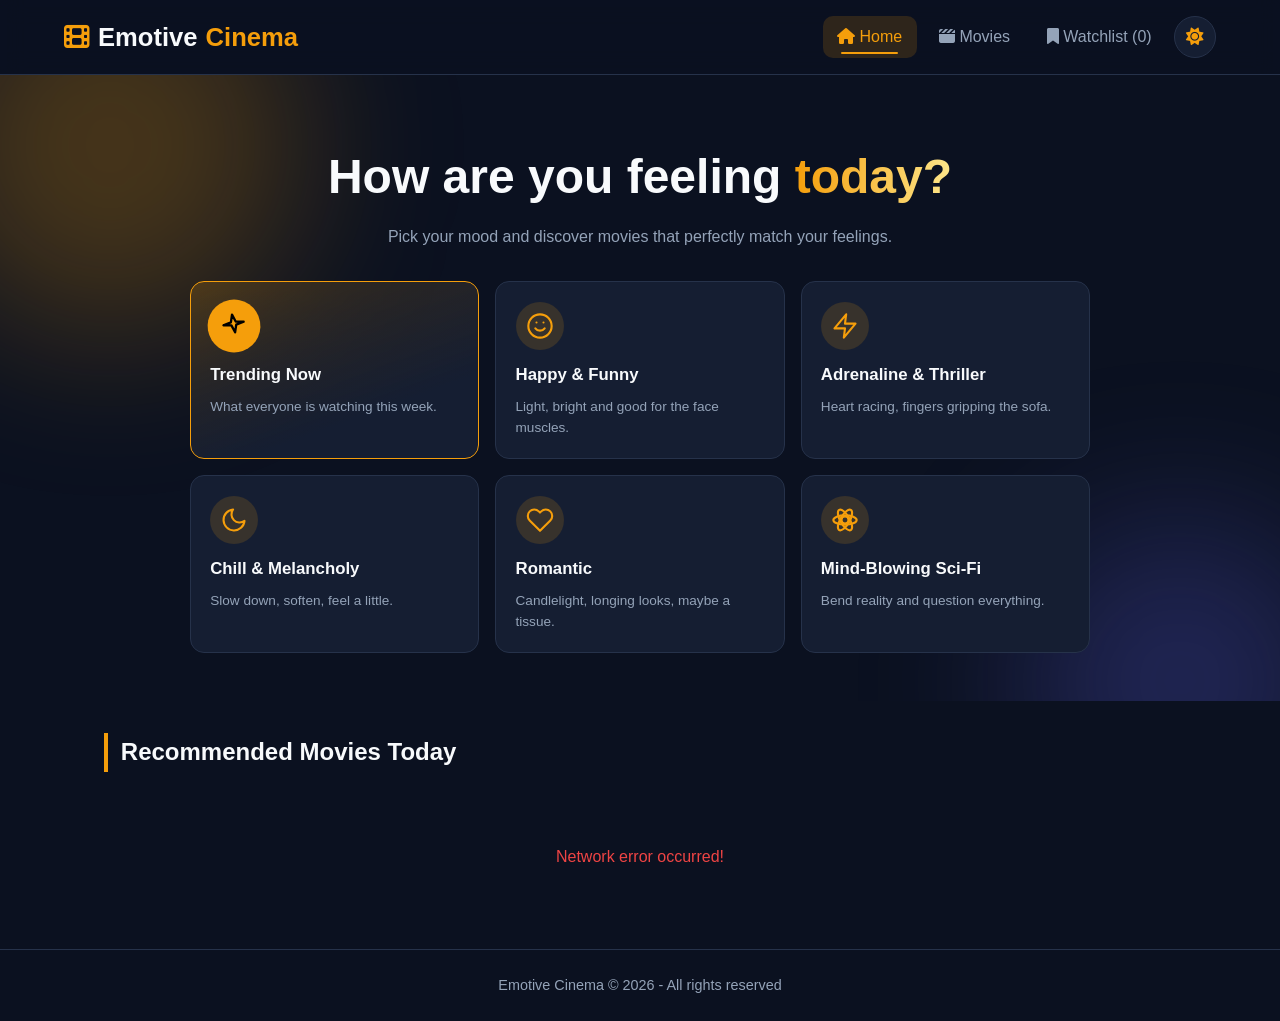
<file: index.html>
<!DOCTYPE html>
<html lang="en" dir="ltr">
<head>
    <meta charset="UTF-8">
    <meta name="viewport" content="width=device-width, initial-scale=1.0">
    <title>Emotive Cinema - Choose Your Movie</title>
    <!-- Load saved theme before the page shows (no flash) -->
    <script>
        try {
            var t = localStorage.getItem('emotiveCinema_theme');
            if (t === 'light') {
                document.documentElement.setAttribute('data-theme', 'light');
            }
        } catch (e) {}
    </script>
    <link rel="stylesheet" href="style.css">
    <!-- FontAwesome -->
    <link rel="stylesheet" href="https://cdnjs.cloudflare.com/ajax/libs/font-awesome/6.4.0/css/all.min.css">
</head>
<body>

    <!-- Navbar -->
    <header class="navbar">
        <a href="index.html" class="logo">
            <i class="fa-solid fa-film"></i> Emotive<span>Cinema</span>
        </a>
        <nav>
            <a href="index.html" class="nav-link active"><i class="fa-solid fa-house"></i> Home</a>
            <a href="movies.html" class="nav-link"><i class="fa-solid fa-clapperboard"></i> Movies</a>
            <a href="watchlist.html" class="nav-link"><i class="fa-solid fa-bookmark"></i> Watchlist (<span id="watchlist-count">0</span>)</a>
            <button id="theme-toggle" class="theme-toggle" aria-label="Switch day / night mode">
                <i class="fa-solid fa-sun"></i>
                <i class="fa-solid fa-moon"></i>
            </button>
        </nav>
    </header>

    <!-- Hero Section -->
    <section class="hero">
        <!-- Light spots behind the hero (pure CSS) -->
        <span class="glow glow-1"></span>
        <span class="glow glow-2"></span>

        <div class="hero-content">
            <h1>How are you feeling <span class="shine-text">today?</span></h1>
            <p>Pick your mood and discover movies that perfectly match your feelings.</p>

            <div class="mood-selector">

                <button class="mood-btn active" data-mood="all">
                    <span class="mi">
                        <svg width="28" height="28" viewBox="0 0 24 24" fill="none" stroke="currentColor" stroke-width="1.8" stroke-linecap="round" stroke-linejoin="round">
                            <path d="M12 3l1.9 5.8L20 10l-6.1 1.2L12 17l-1.9-5.8L4 10l6.1-1.2z"></path>
                        </svg>
                    </span>
                    <h3>Trending Now</h3>
                    <p>What everyone is watching this week.</p>
                </button>

                <button class="mood-btn" data-mood="happy">
                    <span class="mi">
                        <svg width="28" height="28" viewBox="0 0 24 24" fill="none" stroke="currentColor" stroke-width="1.8" stroke-linecap="round" stroke-linejoin="round">
                            <circle cx="12" cy="12" r="10"></circle>
                            <path d="M8 14s1.5 2 4 2 4-2 4-2M9 9h.01M15 9h.01"></path>
                        </svg>
                    </span>
                    <h3>Happy &amp; Funny</h3>
                    <p>Light, bright and good for the face muscles.</p>
                </button>

                <button class="mood-btn" data-mood="thriller">
                    <span class="mi">
                        <svg width="28" height="28" viewBox="0 0 24 24" fill="none" stroke="currentColor" stroke-width="1.8" stroke-linecap="round" stroke-linejoin="round">
                            <path d="M13 2L3 14h9l-1 8 10-12h-9l1-8z"></path>
                        </svg>
                    </span>
                    <h3>Adrenaline &amp; Thriller</h3>
                    <p>Heart racing, fingers gripping the sofa.</p>
                </button>

                <button class="mood-btn" data-mood="melancholy">
                    <span class="mi">
                        <svg width="28" height="28" viewBox="0 0 24 24" fill="none" stroke="currentColor" stroke-width="1.8" stroke-linecap="round" stroke-linejoin="round">
                            <path d="M21 12.79A9 9 0 1 1 11.21 3 7 7 0 0 0 21 12.79z"></path>
                        </svg>
                    </span>
                    <h3>Chill &amp; Melancholy</h3>
                    <p>Slow down, soften, feel a little.</p>
                </button>

                <button class="mood-btn" data-mood="romantic">
                    <span class="mi">
                        <svg width="28" height="28" viewBox="0 0 24 24" fill="none" stroke="currentColor" stroke-width="1.8" stroke-linecap="round" stroke-linejoin="round">
                            <path d="M20.84 4.61a5.5 5.5 0 0 0-7.78 0L12 5.67l-1.06-1.06a5.5 5.5 0 0 0-7.78 7.78L12 21.23l8.84-8.84a5.5 5.5 0 0 0 0-7.78z"></path>
                        </svg>
                    </span>
                    <h3>Romantic</h3>
                    <p>Candlelight, longing looks, maybe a tissue.</p>
                </button>

                <button class="mood-btn" data-mood="scifi">
                    <span class="mi">
                        <svg width="28" height="28" viewBox="0 0 24 24" fill="none" stroke="currentColor" stroke-width="1.8" stroke-linecap="round" stroke-linejoin="round">
                            <circle cx="12" cy="12" r="3"></circle>
                            <ellipse cx="12" cy="12" rx="10" ry="4"></ellipse>
                            <ellipse cx="12" cy="12" rx="10" ry="4" transform="rotate(60 12 12)"></ellipse>
                            <ellipse cx="12" cy="12" rx="10" ry="4" transform="rotate(120 12 12)"></ellipse>
                        </svg>
                    </span>
                    <h3>Mind-Blowing Sci-Fi</h3>
                    <p>Bend reality and question everything.</p>
                </button>

            </div>
        </div>
    </section>

    <!-- Movies Grid -->
    <main class="main-container">
        <h2 class="section-title">Recommended Movies Today</h2>
        <div class="movies-grid" id="movies-container"></div>
    </main>

    <!-- Trailer Modal -->
    <div id="trailer-modal" class="modal">
        <div class="modal-content">
            <button class="close-btn" id="close-modal" aria-label="Close">&times;</button>
            <div class="video-container">
                <iframe id="trailer-iframe" src="" frameborder="0" allow="autoplay; fullscreen" allowfullscreen></iframe>
            </div>
        </div>
    </div>

    <!-- Toast -->
    <div id="toast" class="toast"></div>

    <!-- Footer -->
    <footer>
        <p>Emotive Cinema &copy; 2026 - All rights reserved</p>
    </footer>

    <script src="script.js"></script>
</body>
</html>
</file>
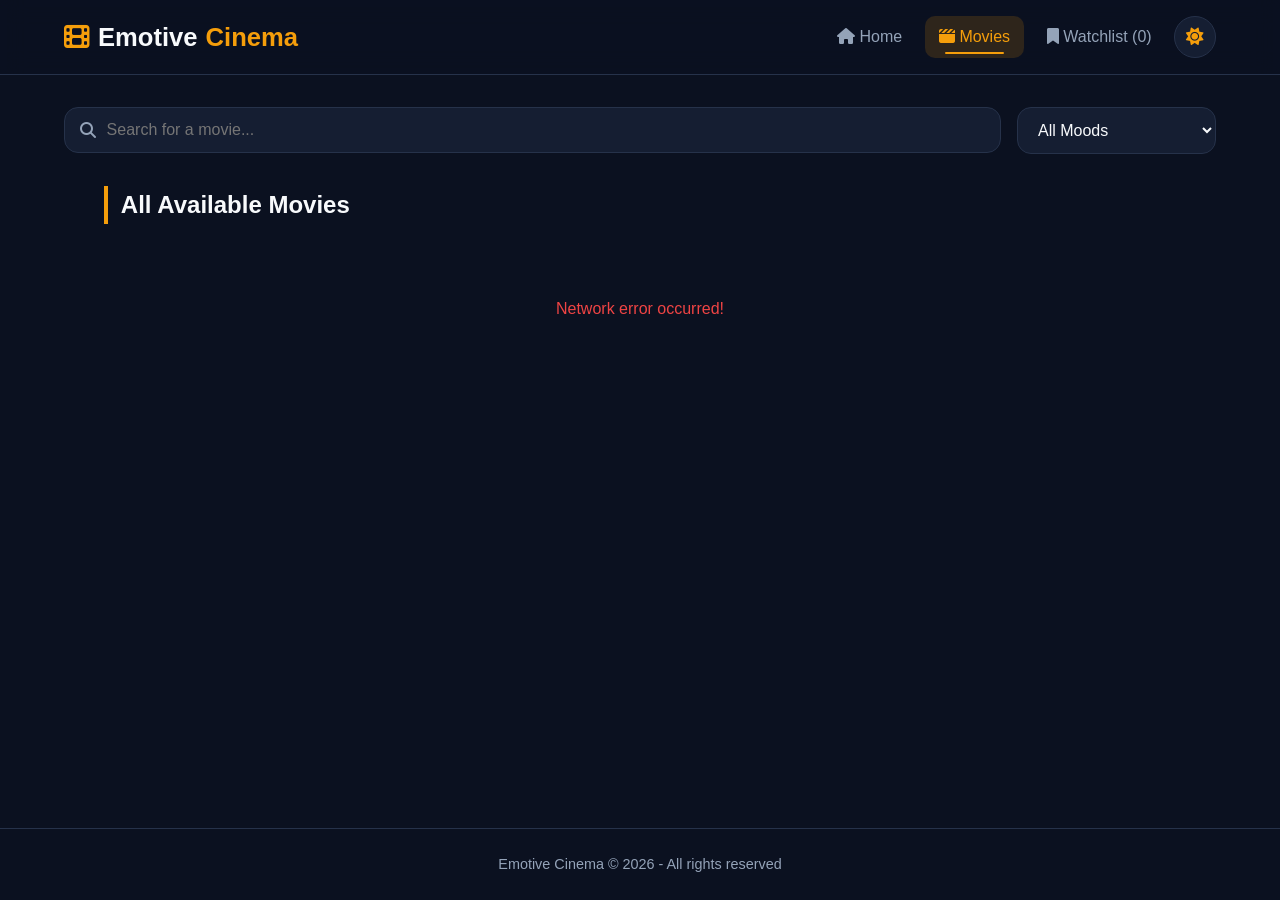
<file: movies.html>
<!DOCTYPE html>
<html lang="en" dir="ltr">
<head>
    <meta charset="UTF-8">
    <meta name="viewport" content="width=device-width, initial-scale=1.0">
    <title>Emotive Cinema - Movie Library</title>
    <!-- Load saved theme before the page shows (no flash) -->
    <script>
        try {
            var t = localStorage.getItem('emotiveCinema_theme');
            if (t === 'light') {
                document.documentElement.setAttribute('data-theme', 'light');
            }
        } catch (e) {}
    </script>
    <link rel="stylesheet" href="style.css">
    <!-- FontAwesome -->
    <link rel="stylesheet" href="https://cdnjs.cloudflare.com/ajax/libs/font-awesome/6.4.0/css/all.min.css">
</head>
<body>

    <!-- Navbar -->
    <header class="navbar">
        <a href="index.html" class="logo">
            <i class="fa-solid fa-film"></i> Emotive<span>Cinema</span>
        </a>
        <nav>
            <a href="index.html" class="nav-link"><i class="fa-solid fa-house"></i> Home</a>
            <a href="movies.html" class="nav-link active"><i class="fa-solid fa-clapperboard"></i> Movies</a>
            <a href="watchlist.html" class="nav-link"><i class="fa-solid fa-bookmark"></i> Watchlist (<span id="watchlist-count">0</span>)</a>
            <button id="theme-toggle" class="theme-toggle" aria-label="Switch day / night mode">
                <i class="fa-solid fa-sun"></i>
                <i class="fa-solid fa-moon"></i>
            </button>
        </nav>
    </header>

    <!-- Filter Section -->
    <section class="filter-section">
        <div class="filter-container">
            <label class="search-box">
                <i class="fa-solid fa-magnifying-glass"></i>
                <input type="text" id="search-input" placeholder="Search for a movie...">
            </label>

            <div class="filter-options">
                <select id="mood-filter">
                    <option value="all">All Moods</option>
                    <option value="happy">Happy &amp; Funny</option>
                    <option value="thriller">Adrenaline &amp; Thriller</option>
                    <option value="melancholy">Chill &amp; Melancholy</option>
                    <option value="romantic">Romantic</option>
                    <option value="scifi">Mind-Blowing Sci-Fi</option>
                </select>
            </div>
        </div>
    </section>

    <!-- Movies Grid -->
    <main class="main-container">
        <h2 class="section-title">All Available Movies</h2>
        <div class="movies-grid" id="movies-container"></div>
    </main>

    <!-- Trailer Modal -->
    <div id="trailer-modal" class="modal">
        <div class="modal-content">
            <button class="close-btn" id="close-modal" aria-label="Close">&times;</button>
            <div class="video-container">
                <iframe id="trailer-iframe" src="" frameborder="0" allow="autoplay; fullscreen" allowfullscreen></iframe>
            </div>
        </div>
    </div>

    <!-- Toast -->
    <div id="toast" class="toast"></div>

    <!-- Footer -->
    <footer>
        <p>Emotive Cinema &copy; 2026 - All rights reserved</p>
    </footer>

    <script src="script.js"></script>
</body>
</html>
</file>
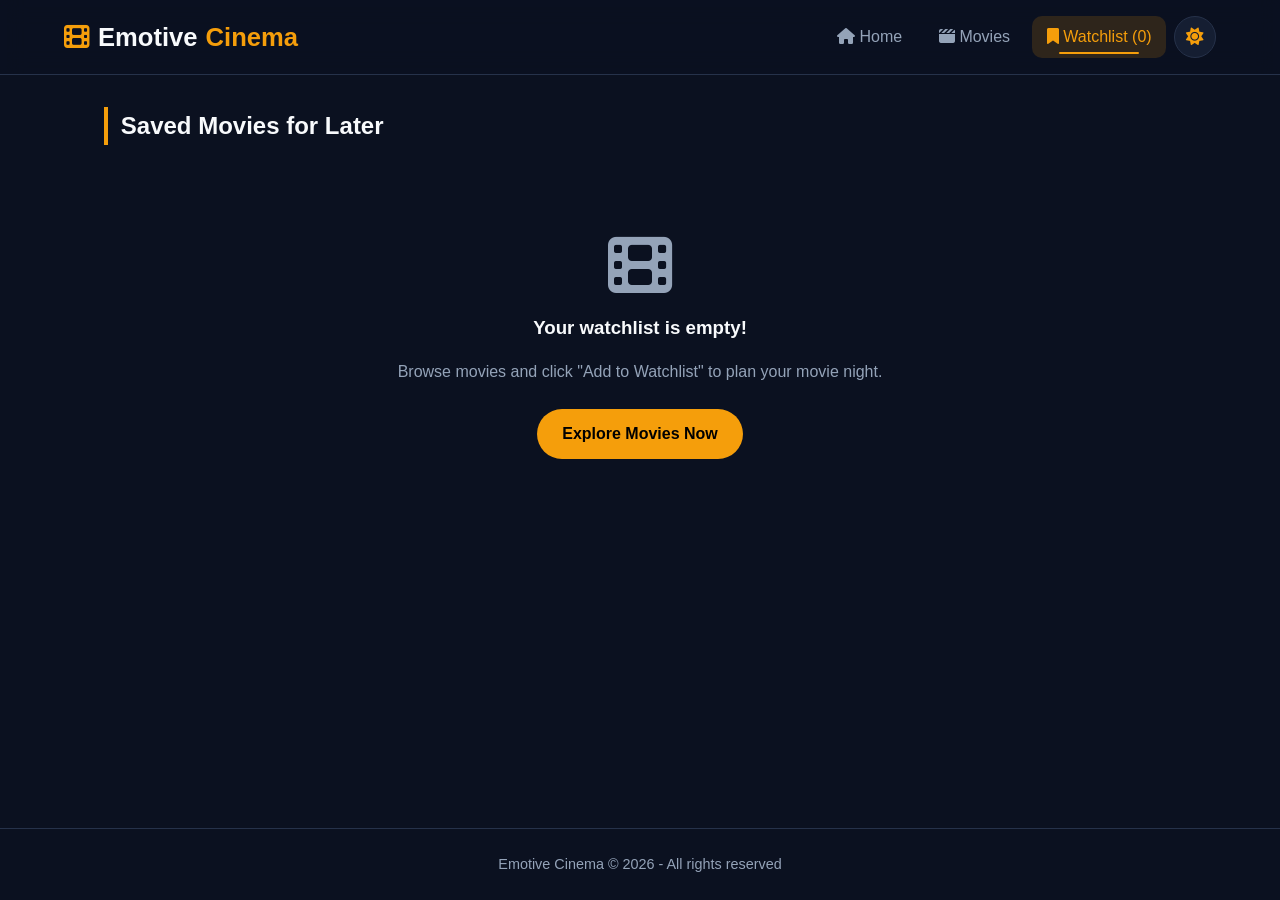
<file: watchlist.html>
<!DOCTYPE html>
<html lang="en" dir="ltr">
<head>
    <meta charset="UTF-8">
    <meta name="viewport" content="width=device-width, initial-scale=1.0">
    <title>Emotive Cinema - Watchlist</title>
    <!-- Load saved theme before the page shows (no flash) -->
    <script>
        try {
            var t = localStorage.getItem('emotiveCinema_theme');
            if (t === 'light') {
                document.documentElement.setAttribute('data-theme', 'light');
            }
        } catch (e) {}
    </script>
    <link rel="stylesheet" href="style.css">
    <!-- FontAwesome -->
    <link rel="stylesheet" href="https://cdnjs.cloudflare.com/ajax/libs/font-awesome/6.4.0/css/all.min.css">
</head>
<body>

    <!-- Navbar -->
    <header class="navbar">
        <a href="index.html" class="logo">
            <i class="fa-solid fa-film"></i> Emotive<span>Cinema</span>
        </a>
        <nav>
            <a href="index.html" class="nav-link"><i class="fa-solid fa-house"></i> Home</a>
            <a href="movies.html" class="nav-link"><i class="fa-solid fa-clapperboard"></i> Movies</a>
            <a href="watchlist.html" class="nav-link active"><i class="fa-solid fa-bookmark"></i> Watchlist (<span id="watchlist-count">0</span>)</a>
            <button id="theme-toggle" class="theme-toggle" aria-label="Switch day / night mode">
                <i class="fa-solid fa-sun"></i>
                <i class="fa-solid fa-moon"></i>
            </button>
        </nav>
    </header>

    <!-- Watchlist Main -->
    <main class="main-container">
        <div class="watchlist-header">
            <h2 class="section-title">Saved Movies for Later</h2>
            <button id="clear-all-btn" class="btn-clear-all">
                <i class="fa-solid fa-trash-can"></i> Clear All
            </button>
        </div>

        <!-- Empty State (shown by CSS when the grid is empty) -->
        <div class="empty-state">
            <i class="fa-solid fa-film"></i>
            <h3>Your watchlist is empty!</h3>
            <p>Browse movies and click "Add to Watchlist" to plan your movie night.</p>
            <a href="movies.html" class="btn-explore">Explore Movies Now</a>
        </div>

        <!-- Movies Grid -->
        <div class="movies-grid" id="watchlist-container"></div>
    </main>

    <!-- Trailer Modal -->
    <div id="trailer-modal" class="modal">
        <div class="modal-content">
            <button class="close-btn" id="close-modal" aria-label="Close">&times;</button>
            <div class="video-container">
                <iframe id="trailer-iframe" src="" frameborder="0" allow="autoplay; fullscreen" allowfullscreen></iframe>
            </div>
        </div>
    </div>

    <!-- Toast -->
    <div id="toast" class="toast"></div>

    <!-- Footer -->
    <footer>
        <p>Emotive Cinema &copy; 2026 - All rights reserved</p>
    </footer>

    <script src="script.js"></script>
</body>
</html>
</file>
<file: style.css>
/* ==========================================
   1. General Styles
   ========================================== */
* {
    margin: 0;
    padding: 0;
    box-sizing: border-box;
    font-family: 'Segoe UI', Tahoma, Geneva, Verdana, sans-serif;
}

:root {
    --bg-color: #0b1120;
    --card-bg: #151e32;
    --card-border: #26324a;
    --accent-color: #f59e0b;
    --accent-soft: rgba(245, 158, 11, 0.15);
    --accent-glow: rgba(245, 158, 11, 0.45);
    --text-color: #f8fafc;
    --text-muted: #94a3b8;
    --success-color: #10b981;
    --danger-color: #ef4444;
    --radius: 14px;

    /* Colors that change with the theme */
    --nav-bg: rgba(11, 17, 32, 0.75);
    --btn-bg: #26324a;
    --btn-bg-hover: #334155;
    --poster-bg: #0f172a;
    --skeleton-light: #1f2a42;
    --badge-bg: rgba(11, 17, 32, 0.85);
    --poster-shade: rgba(11, 17, 32, 0.9);
    --shadow: rgba(0, 0, 0, 0.45);
    --glow-1: rgba(245, 158, 11, 0.25);
    --glow-2: rgba(99, 102, 241, 0.25);
}

/* ===== Light (day) theme: only the variables change ===== */
[data-theme="light"] {
    --bg-color: #f8f5ef;
    --card-bg: #ffffff;
    --card-border: #e5ddd0;
    --accent-color: #d97706;
    --accent-soft: rgba(217, 119, 6, 0.12);
    --accent-glow: rgba(217, 119, 6, 0.35);
    --text-color: #1e293b;
    --text-muted: #64748b;

    --nav-bg: rgba(248, 245, 239, 0.8);
    --btn-bg: #f1ece3;
    --btn-bg-hover: #e7dfd1;
    --poster-bg: #ece6dc;
    --skeleton-light: #f4efe7;
    --badge-bg: rgba(255, 255, 255, 0.9);
    --poster-shade: rgba(30, 41, 59, 0.55);
    --shadow: rgba(30, 41, 59, 0.15);
    --glow-1: rgba(251, 191, 36, 0.35);
    --glow-2: rgba(147, 197, 253, 0.45);
}

html {
    scroll-behavior: smooth;
}

body {
    background-color: var(--bg-color);
    color: var(--text-color);
    line-height: 1.6;
    display: flex;
    flex-direction: column;
    min-height: 100vh;
    overflow-x: hidden;
    /* Smooth fade when switching day / night */
    transition: background-color 0.4s, color 0.4s;
}

button {
    font: inherit;
}

/* ==========================================
   2. Animations (keyframes)
   ========================================== */

/* Element slides up while appearing */
@keyframes fadeUp {
    from { opacity: 0; transform: translateY(24px); }
    to   { opacity: 1; transform: translateY(0); }
}

/* Light spots floating slowly */
@keyframes float {
    0%, 100% { transform: translate(0, 0) scale(1); }
    50%      { transform: translate(40px, -30px) scale(1.15); }
}

/* Gold light moving across the text */
@keyframes shine {
    from { background-position: 0% center; }
    to   { background-position: 200% center; }
}

/* Soft pulse of light around the active card */
@keyframes pulseGlow {
    0%, 100% { box-shadow: 0 0 0 1px var(--accent-color), 0 0 18px var(--accent-soft); }
    50%      { box-shadow: 0 0 0 1px var(--accent-color), 0 0 32px var(--accent-glow); }
}

/* Modal grows when it opens */
@keyframes popIn {
    from { opacity: 0; transform: scale(0.9); }
    to   { opacity: 1; transform: scale(1); }
}

/* Loading skeleton shimmer */
@keyframes shimmer {
    from { background-position: -400px 0; }
    to   { background-position: 400px 0; }
}

/* ==========================================
   3. Navbar
   ========================================== */
.navbar {
    position: sticky;
    top: 0;
    z-index: 50;
    display: flex;
    justify-content: space-between;
    align-items: center;
    flex-wrap: wrap;
    gap: 1rem;
    padding: 1rem 5%;
    background-color: var(--nav-bg);
    backdrop-filter: blur(12px);
    border-bottom: 1px solid var(--card-border);
}

.logo {
    font-size: 1.6rem;
    font-weight: 800;
    color: var(--text-color);
    text-decoration: none;
    display: flex;
    align-items: center;
    gap: 0.5rem;
    transition: text-shadow 0.3s;
}

.logo span {
    color: var(--accent-color);
}

.logo i {
    color: var(--accent-color);
    transition: transform 0.5s;
}

.logo:hover {
    text-shadow: 0 0 18px var(--accent-glow);
}

.logo:hover i {
    transform: rotate(-15deg) scale(1.15);
}

nav {
    display: flex;
    gap: 0.5rem;
    align-items: center;
    flex-wrap: wrap;
}

.nav-link {
    position: relative;
    color: var(--text-muted);
    text-decoration: none;
    font-weight: 500;
    padding: 0.5rem 0.9rem;
    border-radius: 10px;
    transition: color 0.3s, background-color 0.3s;
}

/* Gold line that grows under the link */
.nav-link::after {
    content: "";
    position: absolute;
    left: 50%;
    bottom: 4px;
    width: 0;
    height: 2px;
    background-color: var(--accent-color);
    border-radius: 2px;
    transition: width 0.3s, left 0.3s;
}

.nav-link:hover,
.nav-link.active {
    color: var(--accent-color);
    background-color: var(--accent-soft);
}

.nav-link:hover::after,
.nav-link.active::after {
    width: 60%;
    left: 20%;
}


/* ===== Day / Night switch ===== */
.theme-toggle {
    position: relative;
    width: 42px;
    height: 42px;
    border-radius: 50%;
    border: 1px solid var(--card-border);
    background-color: var(--card-bg);
    color: var(--accent-color);
    cursor: pointer;
    overflow: hidden;
    transition: border-color 0.3s, box-shadow 0.3s, transform 0.3s;
}

.theme-toggle:hover {
    border-color: var(--accent-color);
    box-shadow: 0 0 18px var(--accent-glow);
    transform: rotate(15deg);
}

/* Both icons sit in the same place; CSS rolls one out and the other in */
.theme-toggle i {
    position: absolute;
    inset: 0;
    display: grid;
    place-items: center;
    font-size: 1.1rem;
    transition: transform 0.5s, opacity 0.5s;
}

/* Night (default): show the sun, so the user can switch to day */
.theme-toggle .fa-moon { transform: translateY(100%) rotate(90deg); opacity: 0; }
.theme-toggle .fa-sun  { transform: translateY(0) rotate(0); opacity: 1; }

/* Day: show the moon */
[data-theme="light"] .theme-toggle .fa-sun  { transform: translateY(-100%) rotate(-90deg); opacity: 0; }
[data-theme="light"] .theme-toggle .fa-moon { transform: translateY(0) rotate(0); opacity: 1; }

/* Light theme: dark text on the gold hover / active states stays readable */
[data-theme="light"] .mood-btn.active {
    background: linear-gradient(160deg, rgba(217, 119, 6, 0.14), var(--card-bg) 70%);
}

/* ==========================================
   4. Hero Section
   ========================================== */
.hero {
    position: relative;
    overflow: hidden;
    text-align: center;
    padding: 4rem 1rem 3rem;
}

/* Floating light spots */
.glow {
    position: absolute;
    border-radius: 50%;
    filter: blur(80px);
    pointer-events: none;
    animation: float 12s ease-in-out infinite;
}

.glow-1 {
    width: 380px;
    height: 380px;
    top: -120px;
    left: -80px;
    background-color: var(--glow-1);
}

.glow-2 {
    width: 320px;
    height: 320px;
    bottom: -140px;
    right: -60px;
    background-color: var(--glow-2);
    animation-delay: -6s;
}

.hero-content {
    position: relative;
    max-width: 900px;
    margin: 0 auto;
}

.hero h1 {
    font-size: clamp(1.8rem, 5vw, 3rem);
    margin-bottom: 0.5rem;
    animation: fadeUp 0.7s ease-out both;
}

/* Text filled with moving gold light */
.shine-text {
    background: linear-gradient(90deg, var(--accent-color), #fde68a, var(--accent-color));
    background-size: 200% auto;
    -webkit-background-clip: text;
    background-clip: text;
    color: transparent;
    animation: shine 3s linear infinite;
}

.hero-content > p {
    color: var(--text-muted);
    margin-bottom: 2rem;
    animation: fadeUp 0.7s ease-out 0.15s both;
}

/* ==========================================
   5. Mood Cards (2 on mobile, 3 on tablet / laptop)
   ========================================== */
.mood-selector {
    display: grid;
    grid-template-columns: repeat(2, 1fr);
    gap: 1rem;
}

@media (min-width: 768px) {
    .mood-selector {
        grid-template-columns: repeat(3, 1fr);
    }
}

.mood-btn {
    position: relative;
    overflow: hidden;
    display: flex;
    flex-direction: column;
    align-items: flex-start;
    gap: 0.4rem;
    text-align: left;
    padding: 1.2rem;
    border-radius: var(--radius);
    background-color: var(--card-bg);
    color: var(--text-color);
    border: 1px solid var(--card-border);
    cursor: pointer;
    transition: transform 0.3s, border-color 0.3s, box-shadow 0.3s;
    animation: fadeUp 0.6s ease-out both;
}

/* Cards appear one after another */
.mood-btn:nth-child(1) { animation-delay: 0.20s; }
.mood-btn:nth-child(2) { animation-delay: 0.28s; }
.mood-btn:nth-child(3) { animation-delay: 0.36s; }
.mood-btn:nth-child(4) { animation-delay: 0.44s; }
.mood-btn:nth-child(5) { animation-delay: 0.52s; }
.mood-btn:nth-child(6) { animation-delay: 0.60s; }

/* Light sweep that passes over the card on hover */
.mood-btn::before {
    content: "";
    position: absolute;
    top: 0;
    left: -120%;
    width: 60%;
    height: 100%;
    background: linear-gradient(120deg, transparent, rgba(255, 255, 255, 0.12), transparent);
    transform: skewX(-20deg);
    transition: left 0.7s;
}

.mood-btn:hover::before {
    left: 140%;
}

.mood-btn:hover {
    transform: translateY(-6px);
    border-color: var(--accent-color);
    box-shadow: 0 12px 30px var(--shadow), 0 0 24px var(--accent-soft);
}

.mood-btn:active {
    transform: translateY(-2px) scale(0.98);
}

/* Selected card: soft gold pulse */
.mood-btn.active {
    border-color: var(--accent-color);
    background: linear-gradient(160deg, rgba(245, 158, 11, 0.18), var(--card-bg) 70%);
    animation: fadeUp 0.6s ease-out both, pulseGlow 2.5s ease-in-out 0.8s infinite;
}

/* Icon circle */
.mi {
    display: grid;
    place-items: center;
    width: 48px;
    height: 48px;
    border-radius: 50%;
    background-color: var(--accent-soft);
    color: var(--accent-color);
    margin-bottom: 0.4rem;
    transition: transform 0.4s, background-color 0.3s, color 0.3s;
}

.mood-btn:hover .mi,
.mood-btn.active .mi {
    background-color: var(--accent-color);
    color: #000;
    transform: rotate(-10deg) scale(1.1);
}

.mood-btn h3 {
    font-size: 1.05rem;
}

.mood-btn p {
    font-size: 0.85rem;
    color: var(--text-muted);
}

/* ==========================================
   6. Filter & Search
   ========================================== */
.filter-section {
    padding: 2rem 5% 0;
    width: 100%;
    animation: fadeUp 0.6s ease-out both;
}

.filter-container {
    max-width: 1200px;
    margin: 0 auto;
    display: flex;
    flex-wrap: wrap;
    gap: 1rem;
}

.search-box {
    flex: 1;
    min-width: 220px;
    position: relative;
}

.search-box i {
    position: absolute;
    left: 1rem;
    top: 50%;
    transform: translateY(-50%);
    color: var(--text-muted);
    transition: color 0.3s;
}

.search-box input,
.filter-options select {
    width: 100%;
    padding: 0.8rem 1rem;
    background-color: var(--card-bg);
    border: 1px solid var(--card-border);
    border-radius: var(--radius);
    color: var(--text-color);
    outline: none;
    font-size: 1rem;
    transition: border-color 0.3s, box-shadow 0.3s;
}

.search-box input {
    padding-left: 2.6rem;
}

.filter-options select {
    cursor: pointer;
}

/* Glow while typing */
.search-box input:focus,
.filter-options select:focus {
    border-color: var(--accent-color);
    box-shadow: 0 0 0 3px var(--accent-soft), 0 0 20px var(--accent-soft);
}

.search-box:focus-within i {
    color: var(--accent-color);
}

/* ==========================================
   7. Main Container & Grid
   ========================================== */
.main-container {
    flex: 1;
    max-width: 1200px;
    width: 100%;
    margin: 0 auto;
    padding: 2rem 5%;
}

.section-title {
    font-size: 1.5rem;
    margin-bottom: 1.5rem;
    border-left: 4px solid var(--accent-color);
    padding-left: 0.8rem;
}

.movies-grid {
    display: grid;
    grid-template-columns: repeat(auto-fill, minmax(220px, 1fr));
    gap: 1.5rem;
}

/* Messages inside the grid (loading / errors) */
.grid-message {
    grid-column: 1 / -1;
    text-align: center;
    padding: 3rem;
    color: var(--text-muted);
}

.grid-message.error {
    color: var(--danger-color);
}

/* Loading skeleton cards */
.skeleton {
    height: 420px;
    border-radius: var(--radius);
    background: linear-gradient(90deg, var(--card-bg) 0%, var(--skeleton-light) 50%, var(--card-bg) 100%);
    background-size: 800px 100%;
    animation: shimmer 1.2s linear infinite;
}

/* ==========================================
   8. Movie Card
   ========================================== */
.movie-card {
    background-color: var(--card-bg);
    border-radius: var(--radius);
    overflow: hidden;
    display: flex;
    flex-direction: column;
    border: 1px solid var(--card-border);
    transition: transform 0.35s, box-shadow 0.35s, border-color 0.35s;
    animation: fadeUp 0.5s ease-out both;
}

/* Cards appear one after another */
.movie-card:nth-child(4n+1) { animation-delay: 0.05s; }
.movie-card:nth-child(4n+2) { animation-delay: 0.12s; }
.movie-card:nth-child(4n+3) { animation-delay: 0.19s; }
.movie-card:nth-child(4n+4) { animation-delay: 0.26s; }

.movie-card:hover {
    transform: translateY(-8px);
    border-color: rgba(245, 158, 11, 0.6);
    box-shadow: 0 16px 32px var(--shadow), 0 0 28px var(--accent-soft);
}

.poster-box {
    position: relative;
    aspect-ratio: 2 / 3;
    overflow: hidden;
    background-color: var(--poster-bg);
}

.poster-box img {
    width: 100%;
    height: 100%;
    object-fit: cover;
    transition: transform 0.6s, filter 0.6s;
}

/* Poster zooms and gets brighter */
.movie-card:hover .poster-box img {
    transform: scale(1.08);
    filter: brightness(1.1);
}

/* Dark shade at the bottom of the poster */
.poster-box::after {
    content: "";
    position: absolute;
    inset: 0;
    background: linear-gradient(to top, var(--poster-shade), transparent 45%);
    opacity: 0;
    transition: opacity 0.4s;
}

.movie-card:hover .poster-box::after {
    opacity: 1;
}

.no-poster {
    width: 100%;
    height: 100%;
    display: grid;
    place-items: center;
    color: var(--text-muted);
}

.badge {
    position: absolute;
    z-index: 1;
    top: 10px;
    right: 10px;
    color: var(--accent-color);
    font-weight: bold;
    background-color: var(--badge-bg);
    padding: 0.25rem 0.7rem;
    border-radius: 12px;
    font-size: 0.85rem;
    backdrop-filter: blur(5px);
}

.movie-info {
    padding: 1rem;
    display: flex;
    flex-direction: column;
    flex: 1;
}

.movie-info h3 {
    font-size: 1.1rem;
    margin-bottom: 0.3rem;
    white-space: nowrap;
    overflow: hidden;
    text-overflow: ellipsis;
}

.meta {
    font-size: 0.85rem;
    color: var(--text-muted);
    margin-bottom: 0.5rem;
}

.desc {
    font-size: 0.85rem;
    color: var(--text-muted);
    margin-bottom: 1rem;
    flex: 1;
}

/* ==========================================
   9. Card Buttons
   ========================================== */
.buttons-group {
    display: flex;
    flex-direction: column;
    gap: 0.5rem;
}

.buttons-group button {
    display: flex;
    justify-content: center;
    align-items: center;
    gap: 0.4rem;
    padding: 0.6rem;
    border-radius: 10px;
    border: none;
    cursor: pointer;
    font-weight: 600;
    transition: background-color 0.3s, color 0.3s, transform 0.2s, box-shadow 0.3s;
}

.buttons-group button:active {
    transform: scale(0.96);
}

.btn-trailer {
    background-color: var(--accent-soft);
    color: var(--accent-color);
}

.btn-trailer:hover {
    background-color: var(--accent-color);
    color: #000;
    box-shadow: 0 0 18px var(--accent-glow);
}

.btn-trailer i {
    transition: transform 0.3s;
}

.btn-trailer:hover i {
    transform: scale(1.3);
}

.btn-add-watchlist {
    background-color: var(--btn-bg);
    color: var(--text-color);
}

.btn-add-watchlist:hover {
    background-color: var(--btn-bg-hover);
}

/* Saved state is only a class now; CSS does the look */
.btn-add-watchlist.saved {
    background-color: var(--success-color);
    color: #fff;
    box-shadow: 0 0 16px rgba(16, 185, 129, 0.35);
}

/* Text switches by CSS, not by JavaScript */
.btn-add-watchlist .label-saved { display: none; }
.btn-add-watchlist.saved .label-add { display: none; }
.btn-add-watchlist.saved .label-saved { display: inline-flex; gap: 0.4rem; align-items: center; }
.btn-add-watchlist .label-add { display: inline-flex; gap: 0.4rem; align-items: center; }

.btn-remove-watchlist {
    background-color: rgba(239, 68, 68, 0.15);
    color: var(--danger-color);
}

.btn-remove-watchlist:hover {
    background-color: var(--danger-color);
    color: #fff;
    box-shadow: 0 0 18px rgba(239, 68, 68, 0.4);
}

/* ==========================================
   10. Watchlist Page
   ========================================== */
.watchlist-header {
    display: flex;
    justify-content: space-between;
    align-items: flex-start;
    flex-wrap: wrap;
    gap: 1rem;
}

.btn-clear-all {
    background-color: rgba(239, 68, 68, 0.12);
    color: var(--danger-color);
    border: 1px solid var(--danger-color);
    padding: 0.5rem 1rem;
    border-radius: 10px;
    cursor: pointer;
    transition: background-color 0.3s, color 0.3s, box-shadow 0.3s;
}

.btn-clear-all:hover {
    background-color: var(--danger-color);
    color: #fff;
    box-shadow: 0 0 18px rgba(239, 68, 68, 0.4);
}

/* Empty state is hidden by default... */
.empty-state {
    display: none;
    flex-direction: column;
    align-items: center;
    text-align: center;
    gap: 1rem;
    padding: 4rem 1rem;
    animation: fadeUp 0.6s ease-out both;
}

/* ...and CSS shows it when the grid has no cards (no JavaScript needed) */
.main-container:has(#watchlist-container:empty) .empty-state {
    display: flex;
}

/* Hide "Clear All" when there is nothing to clear */
.main-container:has(#watchlist-container:empty) .btn-clear-all {
    display: none;
}

.empty-state i {
    font-size: 4rem;
    color: var(--text-muted);
    animation: float 4s ease-in-out infinite;
}

.empty-state p {
    color: var(--text-muted);
}

.btn-explore {
    background-color: var(--accent-color);
    color: #000;
    padding: 0.75rem 1.6rem;
    border-radius: 999px;
    text-decoration: none;
    font-weight: bold;
    margin-top: 0.5rem;
    transition: transform 0.3s, box-shadow 0.3s;
}

.btn-explore:hover {
    transform: translateY(-3px) scale(1.04);
    box-shadow: 0 0 26px var(--accent-glow);
}

/* ==========================================
   11. Trailer Modal
   ========================================== */
.modal {
    display: none;
    position: fixed;
    inset: 0;
    z-index: 100;
    background-color: rgba(0, 0, 0, 0.88);
    backdrop-filter: blur(6px);
    justify-content: center;
    align-items: center;
    padding: 1rem;
}

/* JavaScript only adds the class "open" */
.modal.open {
    display: flex;
}

.modal.open .modal-content {
    animation: popIn 0.3s ease-out both;
}

.modal-content {
    position: relative;
    width: 100%;
    max-width: 900px;
}

.close-btn {
    position: absolute;
    top: -48px;
    right: 0;
    background: none;
    border: none;
    color: #fff;
    font-size: 2.5rem;
    line-height: 1;
    cursor: pointer;
    transition: color 0.3s, transform 0.3s;
}

.close-btn:hover {
    color: var(--accent-color);
    transform: rotate(90deg);
}

.video-container {
    aspect-ratio: 16 / 9;
    border-radius: var(--radius);
    overflow: hidden;
    background-color: #000;
    box-shadow: 0 0 60px var(--accent-soft);
}

.video-container iframe {
    width: 100%;
    height: 100%;
}

/* ==========================================
   12. Toast Message
   ========================================== */
.toast {
    position: fixed;
    left: 50%;
    bottom: 24px;
    z-index: 200;
    background-color: var(--card-bg);
    color: var(--text-color);
    border: 1px solid var(--accent-color);
    padding: 0.7rem 1.4rem;
    border-radius: 999px;
    box-shadow: 0 0 24px var(--accent-soft);
    opacity: 0;
    pointer-events: none;
    transform: translate(-50%, 20px);
    transition: opacity 0.3s, transform 0.3s;
}

.toast.show {
    opacity: 1;
    transform: translate(-50%, 0);
}

/* ==========================================
   13. Footer
   ========================================== */
footer {
    text-align: center;
    padding: 1.5rem;
    border-top: 1px solid var(--card-border);
    color: var(--text-muted);
    font-size: 0.9rem;
}

/* ==========================================
   14. Small Screens
   ========================================== */
@media (max-width: 600px) {
    .navbar {
        justify-content: center;
    }

    .nav-link {
        font-size: 0.9rem;
        padding: 0.4rem 0.6rem;
    }

    .mood-btn {
        padding: 1rem;
    }

    .mood-btn p {
        display: none;
    }

    .movies-grid {
        grid-template-columns: repeat(2, 1fr);
        gap: 1rem;
    }

    .movie-info .desc {
        display: none;
    }
}

/* Respect users who turn off animations */
@media (prefers-reduced-motion: reduce) {
    *, *::before, *::after {
        animation: none !important;
        transition: none !important;
    }
}
</file>
